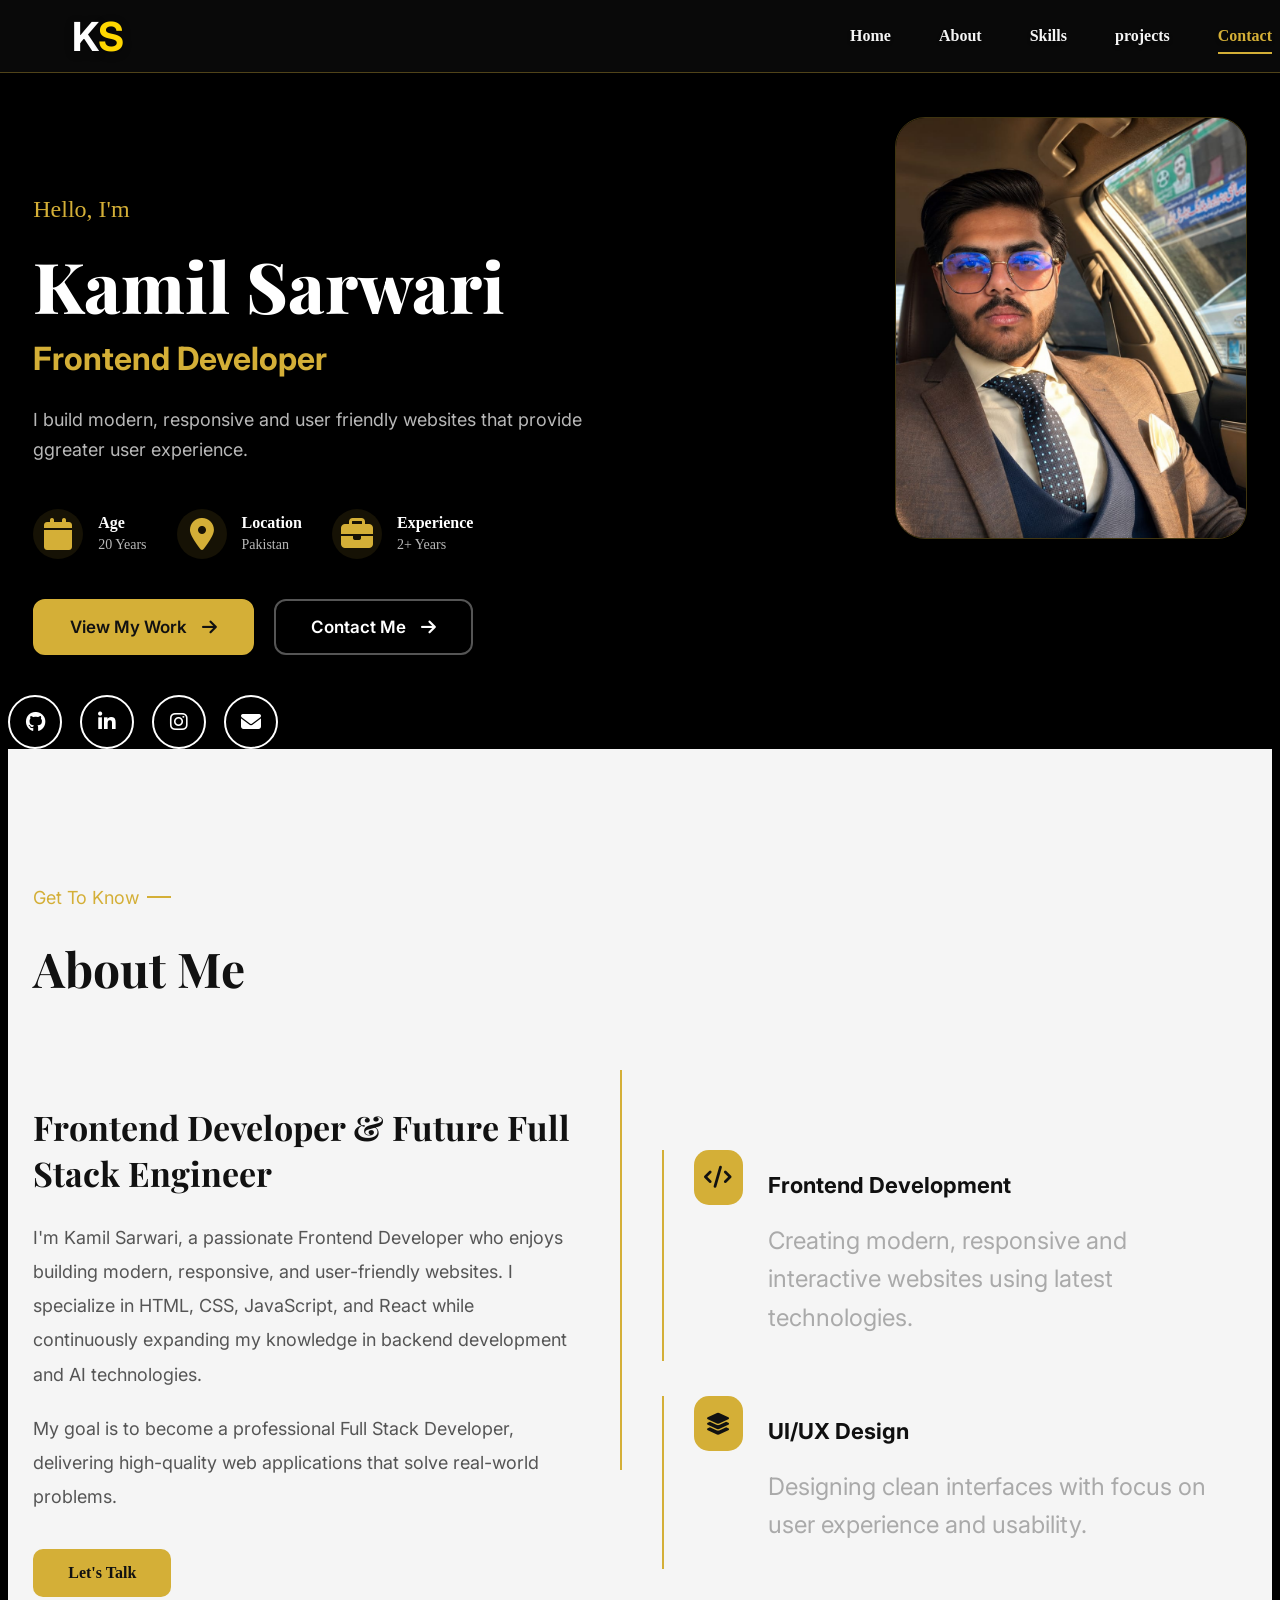
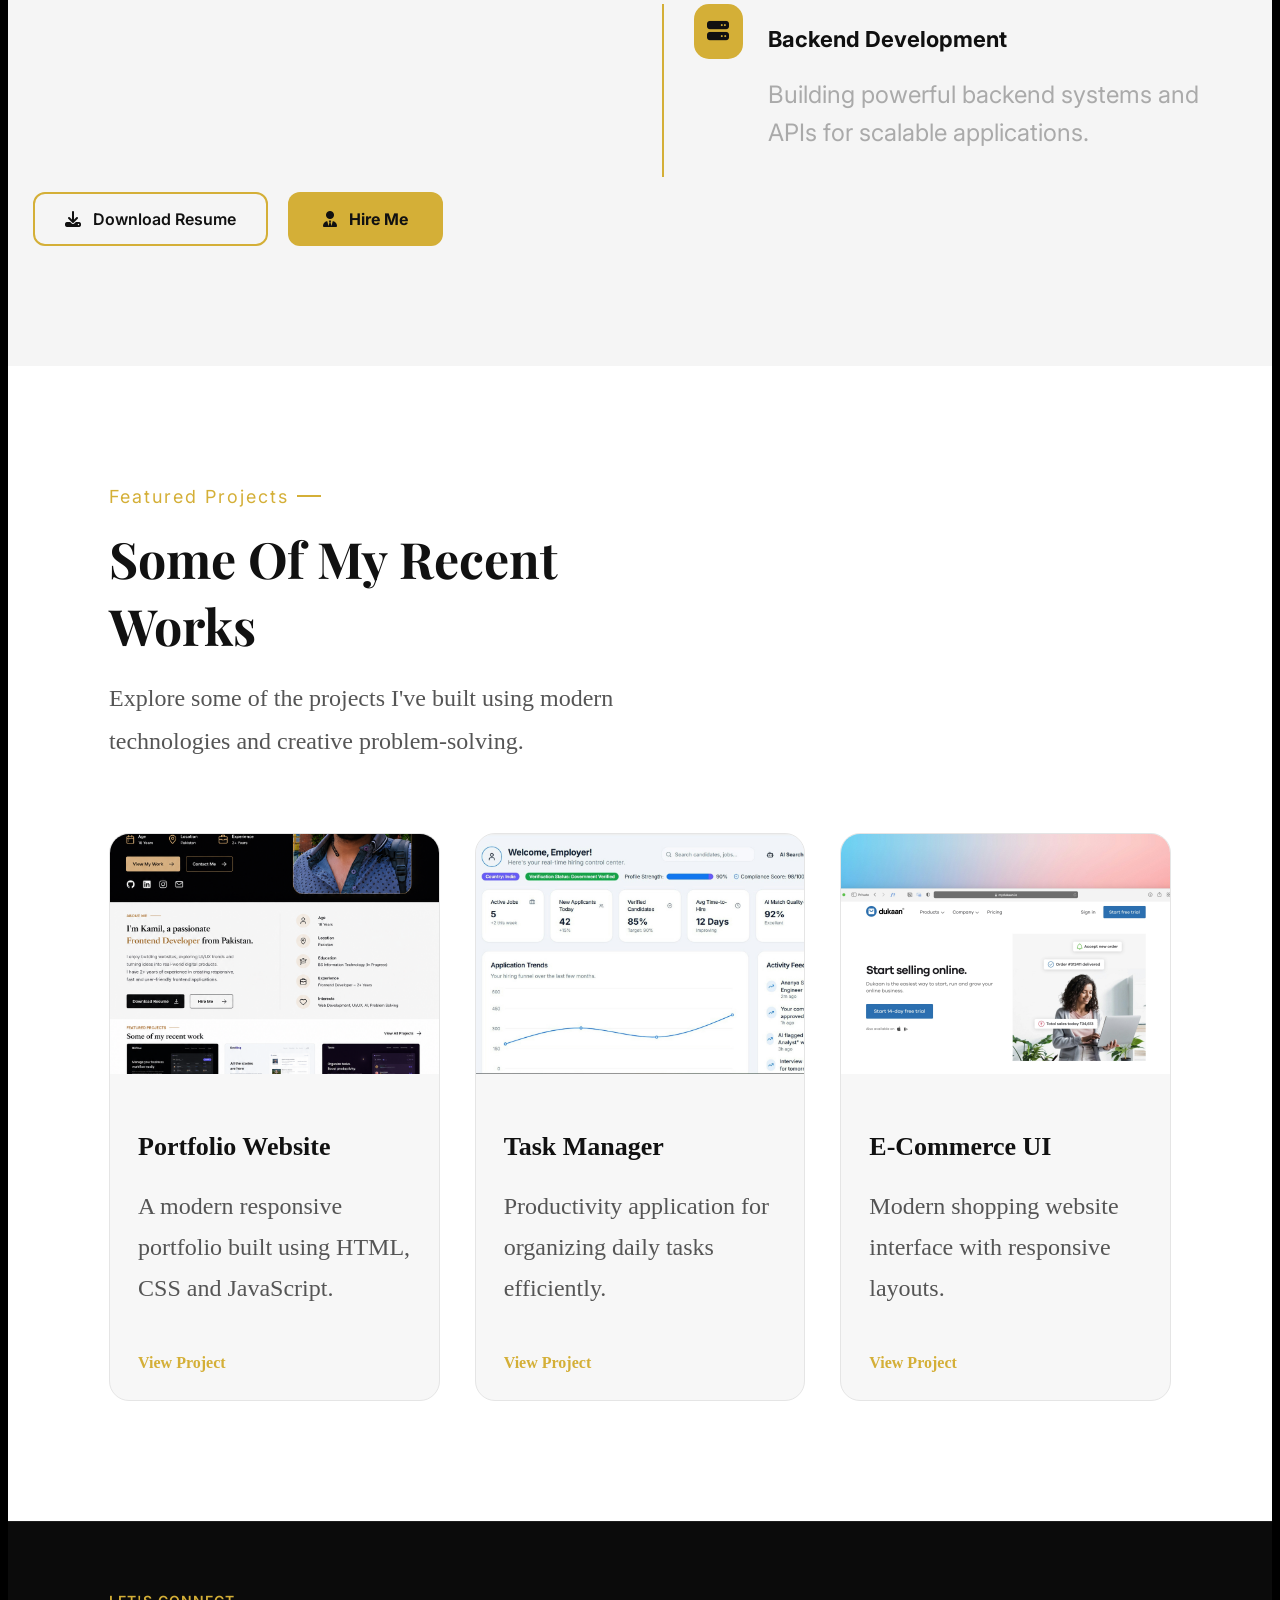
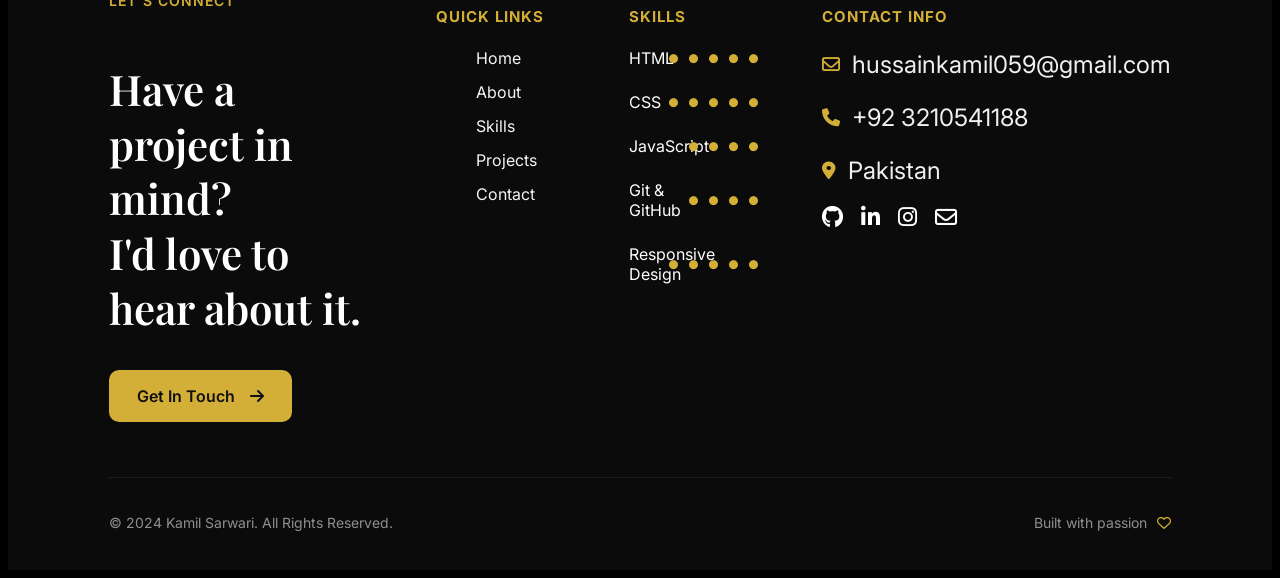
<file: index.html>
<!doctype html>
<html lang="en">
  <head>
    <meta charset="UTF-8" />
    <meta name="viewport" content="width=device-width, initial-scale=1.0" />
    <title>Kamil Sarwari | Frontend Developer</title>
    <link rel="stylesheet" href="style.css" />
    <link
      rel="stylesheet"
      href="https://cdnjs.cloudflare.com/ajax/libs/font-awesome/6.4.0/css/all.min.css"
    />

    <meta
      name="description"
      content="Kamil Sarwari is a Frontend Developer specializing in modern responsive websites, React, JavaScript and UI/UX development."
    />

    <meta
      name="keywords"
      content="Kamil Sarwari, Frontend Developer, React Developer, JavaScript Developer, Web Developer"
    />

    <meta name="author" content="Kamil Sarwari" />

    <meta name="theme-color" content="#0b0b0b" />

    <link rel="icon" href="images/favicon.png" />

    <meta property="og:title" content="Kamil Sarwari | Frontend Developer" />

    <meta
      property="og:description"
      content="Frontend Developer creating modern responsive websites using React and JavaScript."
    />

    <meta property="og:image" content="images/profile.png" />

    <meta property="og:type" content="website" />

    <link
      href="https://fonts.googleapis.com/css2?family=Inter:wght@400;500;600;700&family=Playfair+Display:wght@700;800&display=swap"
      rel="stylesheet"
    />
  </head>
  <body>
    <h2 class="typing"></h2>

    <div class="top-btn" aria-label="Scroll to top">
      <i class="fa-solid fa-arrow-up"></i>
    </div>

    <nav class="navbar">
      <div class="nav-container">
        <a href="#" class="nav-brand" id="brand-logo">
          <span id="letter-k">K</span><span id="letter-s">S</span>
        </a>
        <ul class="nav-menu">
          <li><a href="#home" class="nav-link">Home</a></li>
          <li><a href="#about" class="nav-link">About</a></li>
          <li><a href="#services" class="nav-link">Skills</a></li>
          <li><a href="#projects" class="nav-link">projects</a></li>

          <li>
            <a href="#" class="nav-link open-popup">Contact</a>
          </li>
        </ul>
      </div>
    </nav>
    <div class="hero-container" id="home">
      <section class="hero">
        <p>Hello, I'm</p>
        <h1>Kamil Sarwari</h1>
        <h2>Frontend Developer</h2>
        <p>
          I build modern, responsive and user friendly websites that provide
          ggreater user experience.
        </p>
      </section>

      <div class="hero-image">
        <img src="profile.jpeg" alt="Kamil Sarwari" />
      </div>
    </div>
    <div class="hero-info">
      <div class="info-box">
        <i class="fa-solid fa-calendar"></i>
        <div>
          <h4>Age</h4>
          <p>20 Years</p>
        </div>
      </div>

      <div class="info-box">
        <i class="fa-solid fa-location-dot"></i>
        <div>
          <h4>Location</h4>
          <p>Pakistan</p>
        </div>
      </div>

      <div class="info-box">
        <i class="fa-solid fa-briefcase"></i>
        <div>
          <h4>Experience</h4>
          <p>2+ Years</p>
        </div>
      </div>
    </div>
    <div class="hero-buttons">
      <a href="#projects" class="btn btn-primary">
        View My Work
        <i class="fa-solid fa-arrow-right"></i>
      </a>

      <a href="#" class="btn btn-secondary open-popup">
        Contact Me
        <i class="fa-solid fa-arrow-right"></i>
      </a>
    </div>
    <div class="social-icons">
      <a
        href="https://github.com/hussainkamil059-ship-it/desktop-tutorial"
        target="_blank"
        rel="noopener noreferrer"
      >
        <i class="fa-brands fa-github"></i>
      </a>

      <a
        href="https://www.linkedin.com/in/kamil-hussain-7450ba2b3/?lipi=urn%3Ali%3Apage%3Ad_flagship3_feed%3BXcsFJE%2FeSC2SGTVWrAPbpw%3D%3D"
        target="_blank"
        rel="noopener noreferrer"
      >
        <i class="fa-brands fa-linkedin-in"></i>
      </a>

      <a href="https://instagram.com/yourusername" target="_blank">
        <i class="fa-brands fa-instagram"></i>
      </a>

      <a href="mailto:hussainkamil059@gmail.com">
        <i class="fa-solid fa-envelope"></i>
      </a>
    </div>

    <section class="about" id="about">
      <div class="about-title">
        <p>Get To Know</p>
        <h2>About Me</h2>
      </div>

      <div class="about-wrapper">
        <div class="about-content">
          <div class="about-text">
            <h3>Frontend Developer & Future Full Stack Engineer</h3>

            <p>
              I'm Kamil Sarwari, a passionate Frontend Developer who enjoys
              building modern, responsive, and user-friendly websites. I
              specialize in HTML, CSS, JavaScript, and React while continuously
              expanding my knowledge in backend development and AI technologies.
            </p>

            <p>
              My goal is to become a professional Full Stack Developer,
              delivering high-quality web applications that solve real-world
              problems.
            </p>

            <a href="#" class="about-btn open-popup"> Let's Talk </a>
          </div>
        </div>

        <div class="about-divider"></div>

        <div class="details-section">
          <div class="detail-item">
            <div class="detail-icon">
              <i class="fa-solid fa-code"></i>
            </div>

            <div>
              <h3>Frontend Development</h3>
              <p>
                Creating modern, responsive and interactive websites using
                latest technologies.
              </p>
            </div>
          </div>

          <div class="detail-item">
            <div class="detail-icon">
              <i class="fa-solid fa-layer-group"></i>
            </div>

            <div>
              <h3>UI/UX Design</h3>
              <p>
                Designing clean interfaces with focus on user experience and
                usability.
              </p>
            </div>
          </div>

          <div class="detail-item">
            <div class="detail-icon">
              <i class="fa-solid fa-server"></i>
            </div>

            <div>
              <h3>Backend Development</h3>
              <p>
                Building powerful backend systems and APIs for scalable
                applications.
              </p>
            </div>
          </div>
        </div>
      </div>

      <div class="resume-buttons">
        <a href="Kamil_Hussain_Resume.pdf" download class="resume-btn">
          <i class="fa-solid fa-download"></i>
          Download Resume
        </a>

        <a href="#" class="hire-btn open-popup">
          <i class="fa-solid fa-user-tie"></i>
          Hire Me
        </a>
      </div>
    </section>
    <section class="projects" id="projects">
      <div class="section-title">
        <span>Featured Projects</span>

        <h2>Some Of My Recent Works</h2>

        <p>
          Explore some of the projects I've built using modern technologies and
          creative problem-solving.
        </p>
      </div>

      <div class="project-container">
        <!-- Project 1 -->
        <div class="project-card">
          <img src="Kamil portfolio 2.png" alt="Project" />

          <div class="project-content">
            <h3>Portfolio Website</h3>

            <p>
              A modern responsive portfolio built using HTML, CSS and
              JavaScript.
            </p>

            <a href="#">View Project</a>
          </div>
        </div>

        <!-- Project 2 -->

        <div class="project-card">
          <img src="task manager.jpg" alt="Project" />

          <div class="project-content">
            <h3>Task Manager</h3>

            <p>
              Productivity application for organizing daily tasks efficiently.
            </p>

            <a href="#">View Project</a>
          </div>
        </div>

        <div class="project-card">
          <img src="e-comerce.jpg" alt="Project" />

          <div class="project-content">
            <h3>E-Commerce UI</h3>

            <p>Modern shopping website interface with responsive layouts.</p>

            <a href="#">View Project</a>
          </div>
        </div>
      </div>
    </section>

    <footer class="footer">
      <div class="footer-container">
        <!-- Left Side -->
        <div class="footer-box">
          <span class="footer-heading"> LET'S CONNECT </span>

          <h2>
            Have a project in mind?
            <br />
            I'd love to hear about it.
          </h2>

          <a href="#" class="footer-btn open-popup">
            Get In Touch
            <i class="fa-solid fa-arrow-right"></i>
          </a>
        </div>

        <div class="footer-box">
          <h3>QUICK LINKS</h3>

          <ul>
            <li><a href="#">Home</a></li>

            <li><a href="#">About</a></li>

            <li><a href="#">Skills</a></li>

            <li><a href="#">Projects</a></li>

            <li><a href="#">Contact</a></li>
          </ul>
        </div>

        <!-- Skills -->

        <div class="footer-box" id="services">
          <h3>SKILLS</h3>

          <ul class="skills-list">
            <li>HTML <span>● ● ● ● ●</span></li>

            <li>CSS <span>● ● ● ● ●</span></li>

            <li>JavaScript <span> ● ● ● ●</span></li>

            <li>Git & GitHub <span> ● ● ● ●</span></li>

            <li>Responsive Design <span>● ● ● ● ●</span></li>
          </ul>
        </div>

        <!-- Contact -->

        <div class="footer-box">
          <h3>CONTACT INFO</h3>

          <p>
            <i class="fa-regular fa-envelope"></i> hussainkamil059@gmail.com
          </p>

          <p><i class="fa-solid fa-phone"></i> +92 3210541188</p>

          <p><i class="fa-solid fa-location-dot"></i> Pakistan</p>

          <div class="footer-social">
            <a
              href="https://github.com/hussainkamil059-ship-it/desktop-tutorial"
              target="_blank"
              rel="noopener noreferrer"
              ><i class="fa-brands fa-github"></i
            ></a>

            <a
              href="https://www.linkedin.com/in/kamil-hussain-7450ba2b3/?lipi=urn%3Ali%3Apage%3Ad_flagship3_feed%3BXcsFJE%2FeSC2SGTVWrAPbpw%3D%3D"
              target="_blank"
              rel="noopener noreferrer"
              ><i class="fa-brands fa-linkedin-in"></i
            ></a>

            <a href="#"><i class="fa-brands fa-instagram"></i></a>

            <a href="#"><i class="fa-regular fa-envelope"></i></a>
          </div>
        </div>
      </div>

      <div class="footer-bottom">
        <p>© 2024 Kamil Sarwari. All Rights Reserved.</p>

        <p>
          Built with passion
          <i class="fa-regular fa-heart"></i>
        </p>
      </div>
    </footer>

    <div class="contact-popup" id="contactPopup">
      <div class="popup-box">
        <span class="close-popup" id="closePopup">&times;</span>

        <h2>Get In Touch</h2>

        <p>Have a project in mind? Fill the form and I will contact you.</p>

        <form action="https://formspree.io/f/xnjenkjn" method="POST">
          <input type="text" name="name" placeholder="Full Name" required />

          <input
            type="email"
            name="email"
            placeholder="Email Address"
            required
          />

          <input type="tel" name="phone" placeholder="Phone Number" required />

          <textarea
            name="message"
            placeholder="Purpose of Contact"
            rows="5"
            required
          ></textarea>

          <!-- This tells Formspree where to reply -->
          <input
            type="hidden"
            name="_subject"
            value="New Portfolio Contact Message"
          />

          <button type="submit">Send Message</button>
        </form>
      </div>
    </div>

    <script src="first.js"></script>
  </body>
</html>
</file>
<file: style.css>
body {
  background-color: black;
}

.navbar {
  position: fixed;
  top: 0;
  left: 0;
  width: 100%;
  z-index: 1000;
  padding: 0.7rem 2rem;
  background: rgba(10, 10, 10, 0.95);
  backdrop-filter: blur(14px);
  -webkit-backdrop-filter: blur(14px);
  border-bottom: 1px solid rgba(212, 175, 55, 0.35);
  box-shadow: 0 6px 24px rgba(0, 0, 0, 0.3);
}

.nav-container {
  max-width: 1200px;
  margin: 0 auto;
  display: flex;
  align-items: center;
  justify-content: space-between;
}
.nav-brand {
  font-size: 2.5rem;
  font-weight: 700;
  color: #fff;
  text-shadow: 0 2px 8px rgba(0, 0, 0, 0.4);
  text-decoration: none;
  letter-spacing: -0.5px;
  font-family: "Inter", sans-serif;
}
#letter-k {
  color: #fff; /* or keep default */
}
#letter-s {
  color: #ffd700;
}
.nav-menu {
  display: flex;
  align-items: center;
  gap: 3rem;
  list-style: none;
  margin-left: 35px;
}
.nav-link {
  color: #f5f5f5;
  text-decoration: none;
  font-size: 1rem;
  font-weight: 600;
  padding: 0.5rem 0;
  border-bottom: 2px solid transparent;
  transition: all 0.25s ease;
  text-shadow: 0 2px 4px rgba(0, 0, 0, 0.2);
}

.nav-link:hover,
.nav-link.active {
  color: #d4af37;
  border-bottom-color: #d4af37;
  transform: translateY(-1px);
}

.hero-container {
  display: flex;
  align-items: center;
  justify-content: space-between;
  gap: 40px;
  margin-top: 70px;
  padding: 0 2%;
}

.hero {
  flex: 1;
  padding: 0;
}

.greeting {
  font-family: "Inter", sans-serif;
  font-size: 20px;
  font-weight: 500;
  color: #d4af37;
  letter-spacing: 1px;
  margin-bottom: 15px;
}

p {
  color: #d4af37;
  font-size: 24px;
}

.hero h1 {
  font-family: "Playfair Display", serif;
  font-size: 70px;
  font-weight: 800;
  color: white;
  line-height: 1.1;
  margin: 0;
}

.hero h2 {
  font-family: "Inter", sans-serif;
  font-size: 32px;
  font-weight: 700;
  color: #d4af37;
  margin-top: 15px;
}

.hero p:last-child {
  font-family: "Inter", sans-serif;
  font-size: 18px;
  font-weight: 400;
  color: #b8b8b8;
  max-width: 550px;
  line-height: 1.7;
  margin-top: 25px;
}

@media (max-width: 768px) {
  .hero {
    padding: 70px 5%;
  }

  .hero h1 {
    font-size: 45px;
  }

  .hero h2 {
    font-size: 24px;
  }

  .greeting {
    font-size: 17px;
  }
}

.hero-image {
  width: 350px;
  height: 420px;
  border-radius: 30px;
  overflow: hidden;
  border: 1px solid rgba(212, 175, 55, 0.3);
  box-shadow: 0 15px 35px rgba(0, 0, 0, 0.4);
  transition: all 0.4s ease;
  flex-shrink: 0;
}

.hero-image img {
  width: 100%;
  height: 100%;
  object-fit: cover;
  display: block;
  transition: transform 0.4s ease;
}

.hero-image:hover img {
  transform: scale(1.05);
}

.hero-info {
  display: flex;
  justify-content: flex-start;
  gap: 30px;
  padding: 10px 2%;
  margin-top: -40px;
  flex-wrap: wrap;
}

.info-box {
  display: flex;
  align-items: center;
  gap: 15px;
  transition: transform 0.3s ease;
}

.info-box i {
  font-size: 32px;
  color: #d4af37;
  width: 50px;
  height: 50px;
  display: flex;
  align-items: center;
  justify-content: center;
  border-radius: 50%;
  background: rgba(212, 175, 55, 0.1);
  transition: all 0.3s ease;
}

.info-box h4 {
  color: #fff;
  font-size: 16px;
  margin: 0 0 5px 0;
  font-weight: 600;
}

.info-box p {
  color: #b8b8b8;
  font-size: 14px;
  margin: 0;
}

.info-box:hover {
  transform: translateY(-5px);
}

.info-box:hover i {
  background: #d4af37;
  color: #111;
}
.hero-buttons {
  display: flex;
  gap: 20px;
  margin-top: 45px;
  flex-wrap: wrap;
}

.btn {
  display: inline-flex;
  align-items: center;
  justify-content: center;
  gap: 15px;

  padding: 16px 35px;
  border-radius: 12px;

  font-family: "Inter", sans-serif;
  font-size: 17px;
  font-weight: 600;

  text-decoration: none;
  transition: all 0.35s ease;
}

.btn-primary {
  background: #d4af37;
  color: #111;
  border: 2px solid #d4af37;
}

.btn-primary:hover {
  background: transparent;
  color: #d4af37;
  transform: translateY(-4px);
}

.btn-secondary {
  background: transparent;
  color: #fff;
  border: 2px solid #555;
}

.btn-secondary:hover {
  background: #d4af37;
  border-color: #d4af37;
  color: #111;
  transform: translateY(-4px);
}

.btn i {
  transition: transform 0.3s ease;
}

.btn:hover i {
  transform: translateX(6px);
}
.social-icons {
  display: flex;
  align-items: center;
  gap: 18px;
  margin-top: 40px;
}

.social-icons a {
  width: 50px;
  height: 50px;
  background: transparent;
  border: 2px solid #fff;
  border-radius: 50%;

  display: flex;
  justify-content: center;
  align-items: center;

  color: #fff;
  font-size: 20px;

  text-decoration: none;
  transition: all 0.35s ease;
}

.social-icons a:hover {
  background: #d4af37;
  color: #111;
  transform: translateY(-6px);
  box-shadow: 0 8px 20px rgba(212, 175, 55, 0.35);
}
.about {
  padding: 120px 5% 120px 2%;
  background: #f5f5f5;
}

.about-title {
  text-align: left;
  margin-bottom: 70px;
}

.about-title p {
  color: #d4af37;
  font-size: 18px;
  font-family: "Inter", sans-serif;
  display: inline-flex;
  align-items: center;
  gap: 8px;
}

.about-title p::after {
  content: "";
  width: 24px;
  height: 2px;
  background: #d4af37;
  display: inline-block;
}

.about-title h2 {
  color: #111;
  font-size: 48px;
  font-family: "Playfair Display", serif;
  margin-top: 10px;
}

.about-wrapper {
  display: flex;
  align-items: flex-start;
  gap: 40px;
}

.about-divider {
  width: 2px;
  height: 400px;
  background: #d4af37;
  flex-shrink: 0;
}

.about-content {
  flex: 1;
}

.details-section {
  flex: 1;
  display: flex;
  flex-direction: column;
  gap: 30px;
}

.about-image img {
  width: 420px;
  border-radius: 25px;
  border: 2px solid #d4af37;
}

.about-text {
  flex: 0 0 50%;
  text-align: left;
}

.about-text h3 {
  color: #111;
  font-size: 34px;
  margin-bottom: 25px;
  font-family: "Playfair Display", serif;
}

.about-text p {
  color: #555;
  line-height: 1.9;
  font-size: 18px;
  margin-bottom: 20px;
  font-family: "Inter", sans-serif;
}

.about-btn {
  display: inline-block;
  margin-top: 15px;
  padding: 15px 35px;
  background: #d4af37;
  color: #111;
  text-decoration: none;
  border-radius: 10px;
  font-weight: 600;
  transition: 0.3s;
}

.about-btn:hover {
  transform: translateY(-5px);
  background: #f1c84d;
}

.resume-buttons {
  display: flex;
  gap: 20px;
  margin-top: 15px;
  flex-wrap: wrap;
}

.resume-btn {
  display: flex;
  align-items: center;
  gap: 12px;

  padding: 15px 30px;

  background: transparent;
  border: 2px solid #d4af37;
  border-radius: 12px;

  color: #111;
  text-decoration: none;

  font-family: "Inter", sans-serif;
  font-weight: 600;

  transition: 0.3s ease;
}

.resume-btn:hover {
  background: #d4af37;
  color: #111;
  transform: translateY(-5px);
}

.hire-btn {
  display: flex;
  align-items: center;
  gap: 12px;

  padding: 15px 35px;

  background: #d4af37;
  border-radius: 12px;

  color: #111;
  text-decoration: none;

  font-family: "Inter", sans-serif;
  font-weight: 700;

  transition: 0.3s ease;
}

.hire-btn:hover {
  background: #fff;
  transform: translateY(-5px);
}

.details-section {
  margin-top: 80px;
  display: flex;
  flex-direction: column;
  gap: 35px;
}

.detail-item {
  display: flex;
  align-items: flex-start;
  gap: 25px;

  padding-left: 30px;

  border-left: 2px solid #d4af37;
}

.detail-icon {
  width: 55px;
  height: 55px;

  background: #d4af37;
  color: #111;

  border-radius: 15px;

  display: flex;
  justify-content: center;
  align-items: center;

  font-size: 22px;
}

.detail-item h3 {
  color: rgb(16, 16, 16);
  font-family: "Inter", sans-serif;
  font-size: 22px;
  margin-bottom: 8px;
}

.detail-item p {
  color: #aaa;
  font-family: "Inter", sans-serif;
  max-width: 500px;
  line-height: 1.6;
}

.projects {
  padding: 120px 8%;
  background: #ffffff;
}
.section-title {
  width: 50%;
  max-width: 600px;
  text-align: left;
  margin: 0 0 70px 0;
}

.section-title span {
  color: #d4af37;
  font-size: 18px;
  letter-spacing: 2px;
  font-family: "Inter", sans-serif;
  display: inline-flex;
  align-items: center;
  gap: 8px;
}

.section-title span::after {
  content: "";
  width: 24px;
  height: 2px;
  background: #d4af37;
  display: inline-block;
}

.section-title h2 {
  color: #111111;
  font-size: 50px;
  margin: 18px 0;
  font-family: "Playfair Display", serif;
}

.section-title p {
  color: #555555;
  max-width: 650px;
  margin: 0;
  line-height: 1.8;
}
.project-container {
  display: grid;
  grid-template-columns: repeat(3, 1fr);
  gap: 35px;
}
.project-card {
  background: #f7f7f7;
  border: 1px solid #e5e5e5;
  border-radius: 20px;
  overflow: hidden;
  transition: 0.4s;
}
.project-card img {
  width: 100%;
  height: 240px;
  object-fit: cover;
}
.project-content {
  padding: 28px;
}
.project-content h3 {
  color: #111111;
  margin-bottom: 15px;
  font-size: 26px;
}
.project-content p {
  color: #555555;
  line-height: 1.7;
}
.project-content a {
  display: inline-block;
  margin-top: 22px;
  color: #d4af37;
  text-decoration: none;
  font-weight: 600;
}
.project-card:hover {
  transform: translateY(-12px);
  border-color: #d4af37;
  box-shadow: 0 20px 45px rgba(212, 175, 55, 0.15);
}
@media (max-width: 992px) {
  .section-title {
    width: 100%;
  }

  .project-container {
    grid-template-columns: 1fr;
  }
}

.footer {
  background: #0b0b0b;
  padding: 70px 8% 25px;
  border-top: 1px solid rgba(255, 255, 255, 0.08);
}

.contact-section {
  padding: 80px 5% 40px;
  background: #0b0b0b;
}

.contact-card {
  max-width: 900px;
  margin: 0 auto;
  padding: 40px;
  background: linear-gradient(135deg, #141414, #1f1f1f);
  border: 1px solid rgba(212, 175, 55, 0.25);
  border-radius: 24px;
  text-align: center;
  box-shadow: 0 16px 40px rgba(0, 0, 0, 0.25);
}

.contact-label {
  color: #d4af37;
  font-size: 16px;
  letter-spacing: 2px;
  text-transform: uppercase;
  margin-bottom: 12px;
  font-family: "Inter", sans-serif;
}

.contact-card h2 {
  color: #fff;
  font-size: 40px;
  margin-bottom: 14px;
  font-family: "Playfair Display", serif;
}

.contact-card p {
  color: #b8b8b8;
  font-size: 18px;
  line-height: 1.7;
  margin-bottom: 24px;
}

.contact-actions {
  display: flex;
  justify-content: center;
  gap: 16px;
  flex-wrap: wrap;
}

.contact-btn {
  display: inline-block;
  padding: 14px 24px;
  border-radius: 10px;
  background: #d4af37;
  color: #111;
  text-decoration: none;
  font-weight: 600;
  transition: 0.3s ease;
}

.contact-btn:hover {
  transform: translateY(-4px);
  background: #f1c84d;
}

.contact-btn.secondary {
  background: transparent;
  border: 1px solid #d4af37;
  color: #d4af37;
}

.contact-btn.secondary:hover {
  background: rgba(212, 175, 55, 0.1);
  color: #fff;
}

.footer-container {
  display: grid;
  grid-template-columns: 2fr 1fr 1fr 1.4fr;
  gap: 60px;
}

/* Left Section */

.footer-heading {
  display: inline-block;
  color: #d4af37;
  font-size: 14px;
  font-weight: 600;
  font-family: "Inter", sans-serif;
  letter-spacing: 1px;
  margin-bottom: 18px;
  text-transform: uppercase;
}

.footer-box h2 {
  color: #fff;
  font-family: "Playfair Display", serif;
  font-size: 42px;
  line-height: 1.3;
  font-weight: 600;
  margin-bottom: 35px;
}

/* Button */

.footer-btn {
  display: inline-flex;
  align-items: center;
  gap: 15px;

  background: #d4af37;
  color: #111;

  padding: 16px 28px;

  border-radius: 10px;

  text-decoration: none;
  font-family: "Inter", sans-serif;
  font-weight: 600;

  transition: 0.35s;
}

.footer-btn:hover {
  transform: translateY(-5px);

  box-shadow: 0 12px 25px rgba(212, 175, 55, 0.25);
}

.footer-btn i {
  transition: 0.35s;
}

.footer-btn:hover i {
  transform: translateX(6px);
}

/* Column Headings */

.footer-box h3 {
  color: #d4af37;

  font-size: 15px;

  letter-spacing: 1px;

  margin-bottom: 22px;

  font-family: "Inter", sans-serif;
}

/* Lists */

.footer-box ul {
  list-style: none;
}

.footer-box ul li {
  margin-bottom: 14px;
}

.footer-box ul li a {
  color: #f5f5f5;

  text-decoration: none;

  transition: 0.3s;

  font-family: "Inter", sans-serif;
}

.footer-box ul li a:hover {
  color: #d4af37;

  padding-left: 8px;
}

.skills-list {
  display: flex;
  flex-direction: column;
  gap: 10px;
  padding: 0;
  margin: 0;
}

.skills-list li {
  display: grid;
  grid-template-columns: minmax(0, 1fr) auto;
  align-items: center;
  gap: 12px;
  color: #fff;
  margin-bottom: 0;
  font-family: "Inter", sans-serif;
}

.skills-list span {
  color: #d4af37;
  letter-spacing: 3px;
  font-size: 12px;
  white-space: nowrap;
}

.footer-box p {
  color: #f0f0f0;

  margin-bottom: 18px;

  display: flex;

  align-items: center;

  gap: 12px;

  font-family: "Inter", sans-serif;
}

.footer-box p i {
  color: #d4af37;

  font-size: 18px;
}

.footer-social {
  display: flex;

  gap: 18px;

  margin-top: 20px;
}

.footer-social a {
  color: #fff;

  font-size: 22px;

  transition: 0.35s;
}

.footer-social a:hover {
  color: #d4af37;

  transform: translateY(-5px);
}

.footer-bottom {
  margin-top: 55px;

  padding-top: 22px;

  border-top: 1px solid rgba(255, 255, 255, 0.08);

  display: flex;

  justify-content: space-between;

  align-items: center;
}

.footer-bottom p {
  color: #8f8f8f;

  font-size: 14px;

  font-family: "Inter", sans-serif;
}

.footer-bottom i {
  color: #d4af37;

  margin-left: 6px;
}

@media (max-width: 991px) {
  .footer-container {
    grid-template-columns: 1fr 1fr;
  }
}

@media (max-width: 768px) {
  .footer-container {
    grid-template-columns: 1fr;

    gap: 45px;
  }

  .footer-bottom {
    flex-direction: column;

    gap: 15px;

    text-align: center;
  }

  .footer-box h2 {
    font-size: 34px;
  }
}

@media (max-width: 768px) {
  .hero-container {
    flex-direction: column;
    text-align: center;
  }

  /* Fix for the image container (the parent box) */
  .hero-image {
    width: 100%;
    max-width: 300px;
    height: auto;
    aspect-ratio: 350 / 420;
    flex-shrink: 0;
  }

  .hero-image img {
    width: 100%;
    height: 100%;
    object-fit: cover;
  }

  .nav-menu {
    flex-direction: column;
  }

  .project-container {
    grid-template-columns: 1fr;
  }
}

.popup {
  display: none;
  position: fixed;
  top: 0;
  left: 0;
  width: 100%;
  height: 100%;
  background: rgba(0, 0, 0, 0.7);
  justify-content: center;
  align-items: center;
}

.popup {
  display: none;
  position: fixed;
  inset: 0;
  background: rgba(0, 0, 0, 0.7);
  justify-content: center;
  align-items: center;
  z-index: 9999;
}

.popup-content {
  background: white;
  padding: 30px;
  border-radius: 15px;
  width: 350px;
}

#closePopup {
  cursor: pointer;
  float: right;
  font-size: 25px;
}
.popup-content {
  background: white;
  padding: 30px;
  border-radius: 15px;
}
.contact-popup {
  position: fixed;

  top: 0;
  left: 0;

  width: 100%;
  height: 100%;

  background: rgba(0, 0, 0, 0.75);

  display: none;

  justify-content: center;

  align-items: center;

  z-index: 2000;

  backdrop-filter: blur(8px);
}

.popup-box {
  width: 450px;

  background: #111;

  padding: 40px;

  border-radius: 25px;

  border: 1px solid #d4af37;

  box-shadow: 0 20px 50px rgba(0, 0, 0, 0.5);

  position: relative;
}

.popup-box h2 {
  color: white;

  font-family: "Playfair Display", serif;

  font-size: 35px;

  text-align: center;
}

.popup-box p {
  color: #aaa;

  font-size: 16px;

  text-align: center;

  margin-bottom: 25px;
}

.close-popup {
  position: absolute;

  right: 25px;

  top: 15px;

  font-size: 30px;

  color: #d4af37;

  cursor: pointer;
}

.popup-box input,
.popup-box textarea {
  width: 100%;

  padding: 15px;

  margin-bottom: 15px;

  background: #1c1c1c;

  border: 1px solid #333;

  border-radius: 10px;

  color: white;

  font-size: 15px;

  outline: none;
}

.popup-box input:focus,
.popup-box textarea:focus {
  border-color: #d4af37;
}

.popup-box button {
  width: 100%;

  padding: 15px;

  background: #d4af37;

  border: none;

  border-radius: 10px;

  font-weight: 700;

  font-size: 16px;

  cursor: pointer;

  transition: 0.3s;
}

.popup-box button:hover {
  background: white;

  transform: translateY(-3px);
}

@media (max-width: 500px) {
  .popup-box {
    width: 90%;

    padding: 30px;
  }
}

.navbar.sticky {
  background: #111;
  box-shadow: 0 8px 25px rgba(0, 0, 0, 0.35);
  transition: 0.3s;
}
.navbar.sticky {
  background: #111;
  box-shadow: 0 8px 25px rgba(0, 0, 0, 0.35);
  transition: 0.3s;
}
.hidden {
  opacity: 0;
  transform: translateY(50px);
  transition: all 0.8s ease;
}

.show {
  opacity: 1;
  transform: translateY(0);
}
.top-btn {
  position: fixed;
  right: 30px;
  bottom: 30px;

  width: 55px;
  height: 55px;

  background: #d4af37;

  color: #111;

  border-radius: 50%;

  display: flex;
  justify-content: center;
  align-items: center;

  cursor: pointer;

  font-size: 22px;

  opacity: 0;
  visibility: hidden;

  transition: 0.3s;

  z-index: 999;
}

.show-top {
  opacity: 1;
  visibility: visible;
}

.top-btn:hover {
  transform: translateY(-6px);
}
@media (max-width: 768px) {
  .nav-container {
    flex-direction: column;
  }

  .nav-menu {
    flex-direction: column;

    gap: 15px;

    margin-top: 20px;
  }
}
.hero-buttons {
  display: flex;

  gap: 20px;

  margin-top: 30px;

  padding: 0 2%;

  flex-wrap: wrap;
}
.hero-image:hover {
  transform: translateY(-8px);

  box-shadow: 0 20px 40px rgba(212, 175, 55, 0.3);
}
/* ============================================
   FIX FOR OVERLAPPING ON MOBILE & TABLET
   ============================================ */

@media (max-width: 768px) {
  /* 1. Fix Navbar covering the hero */
  .nav-container {
    flex-direction: row; /* Keep brand and menu side-by-side */
    flex-wrap: wrap;
    justify-content: center;
    gap: 10px;
  }

  .nav-menu {
    flex-direction: row; /* Keep links in a row, they will wrap naturally */
    flex-wrap: wrap;
    justify-content: center;
    gap: 12px;
    margin-top: 5px;
  }

  /* 2. Push the hero down so the taller navbar doesn't cover it */
  .hero-container {
    margin-top: 130px; /* Extra space for the stacked mobile navbar */
  }

  /* 3. Remove the negative margin that pulls info boxes over the image */
  .hero-info {
    margin-top: 20px; /* Overrides the -40px from desktop */
    justify-content: center;
    padding: 0 2%;
  }

  /* 4. Fix the About section stacking */
  .about-wrapper {
    flex-direction: column; /* Stacks image and text vertically */
    align-items: center;
    gap: 30px;
  }

  .about-image img {
    width: 100%;
    max-width: 350px; /* Prevents image from overflowing the screen */
    height: auto;
  }

  /* 5. Hide the tall gold divider on mobile (or make it short) */
  .about-divider {
    height: 2px; /* Turns the vertical line into a horizontal separator */
    width: 80px; /* Small horizontal line */
    background: #d4af37;
  }

  /* 6. Prevent Hero Buttons from overlapping each other */
  .hero-buttons {
    flex-direction: column; /* Stack buttons on top of each other */
    align-items: center;
    width: 100%;
  }

  .hero-buttons .btn {
    width: 100%;
    max-width: 280px;
    justify-content: center;
  }
}

/* Extra fix for very small phones (Galaxy Fold, iPhone SE) */
@media (max-width: 400px) {
  .hero h1 {
    font-size: 32px !important; /* Make your name smaller so it fits in one line */
  }

  .hero h2 {
    font-size: 20px !important;
  }

  .hero-image {
    max-width: 220px; /* Shrink the image more */
  }
}
</file>
